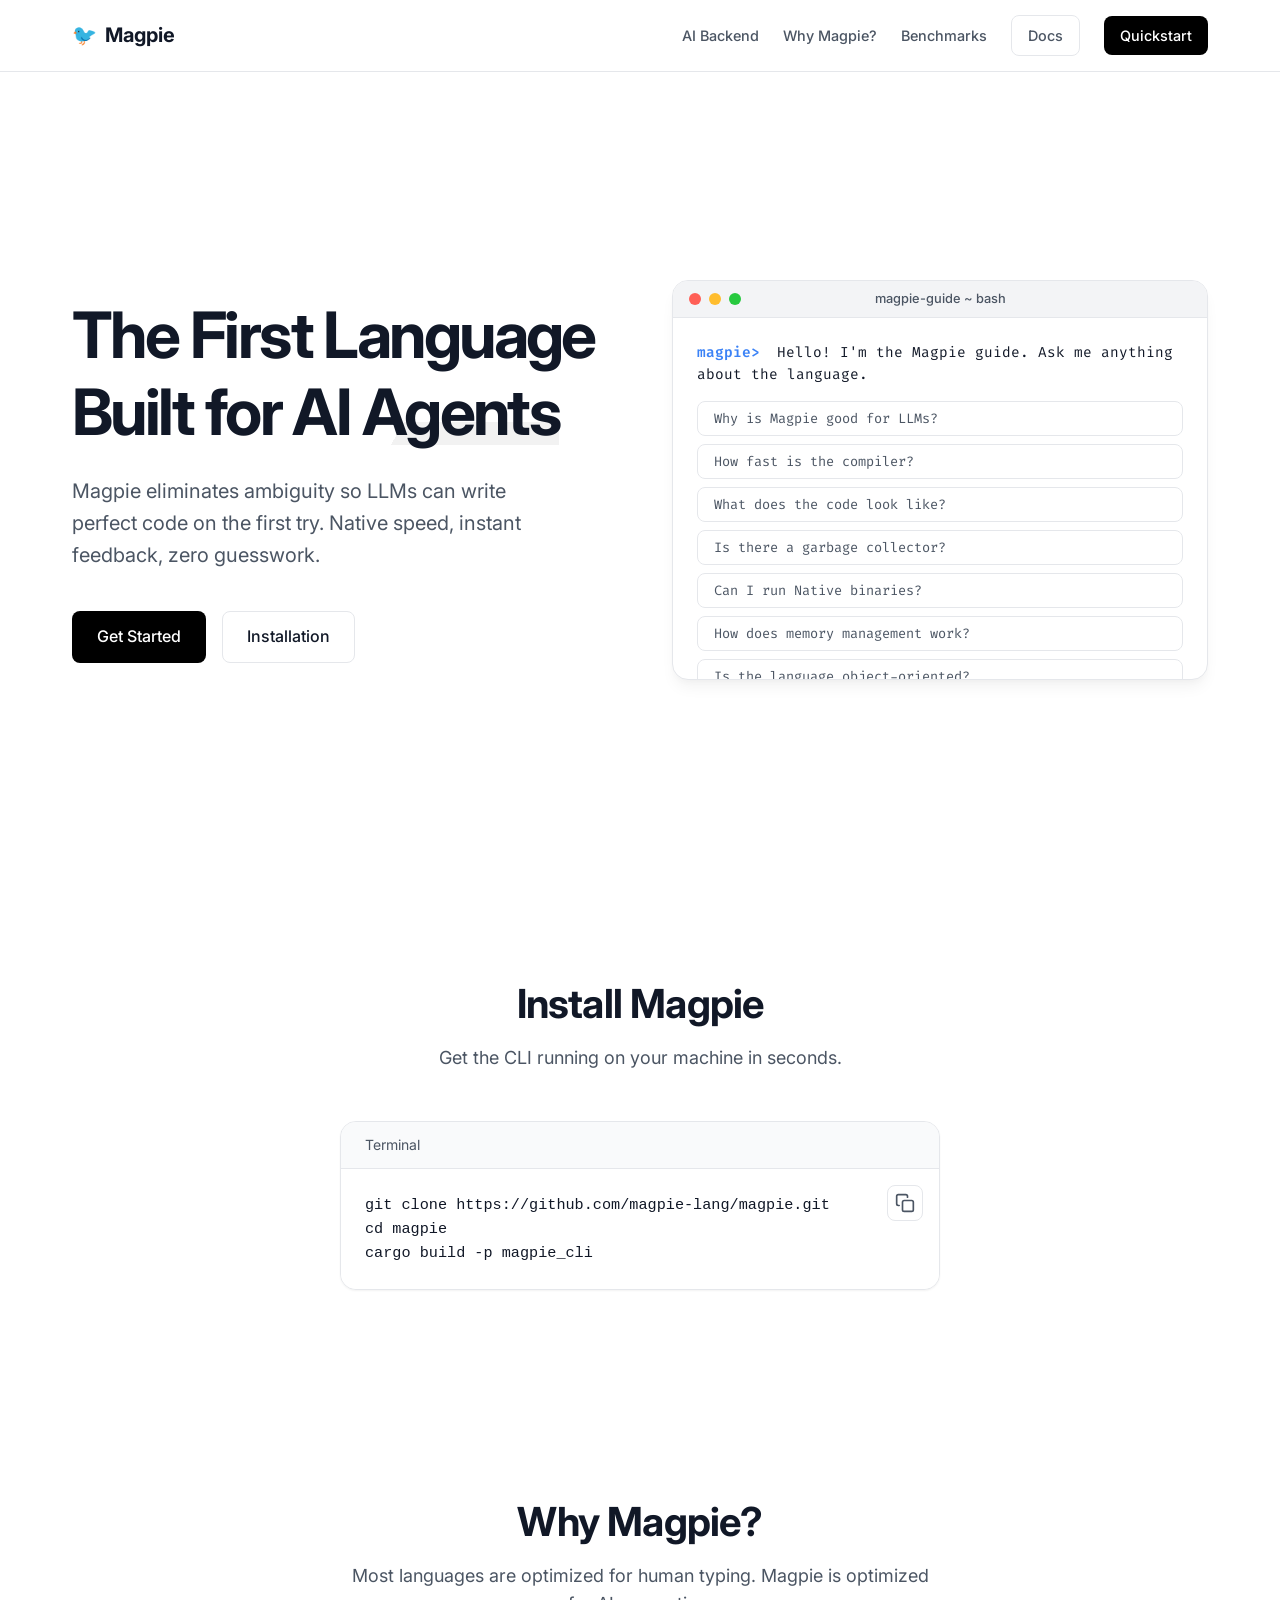
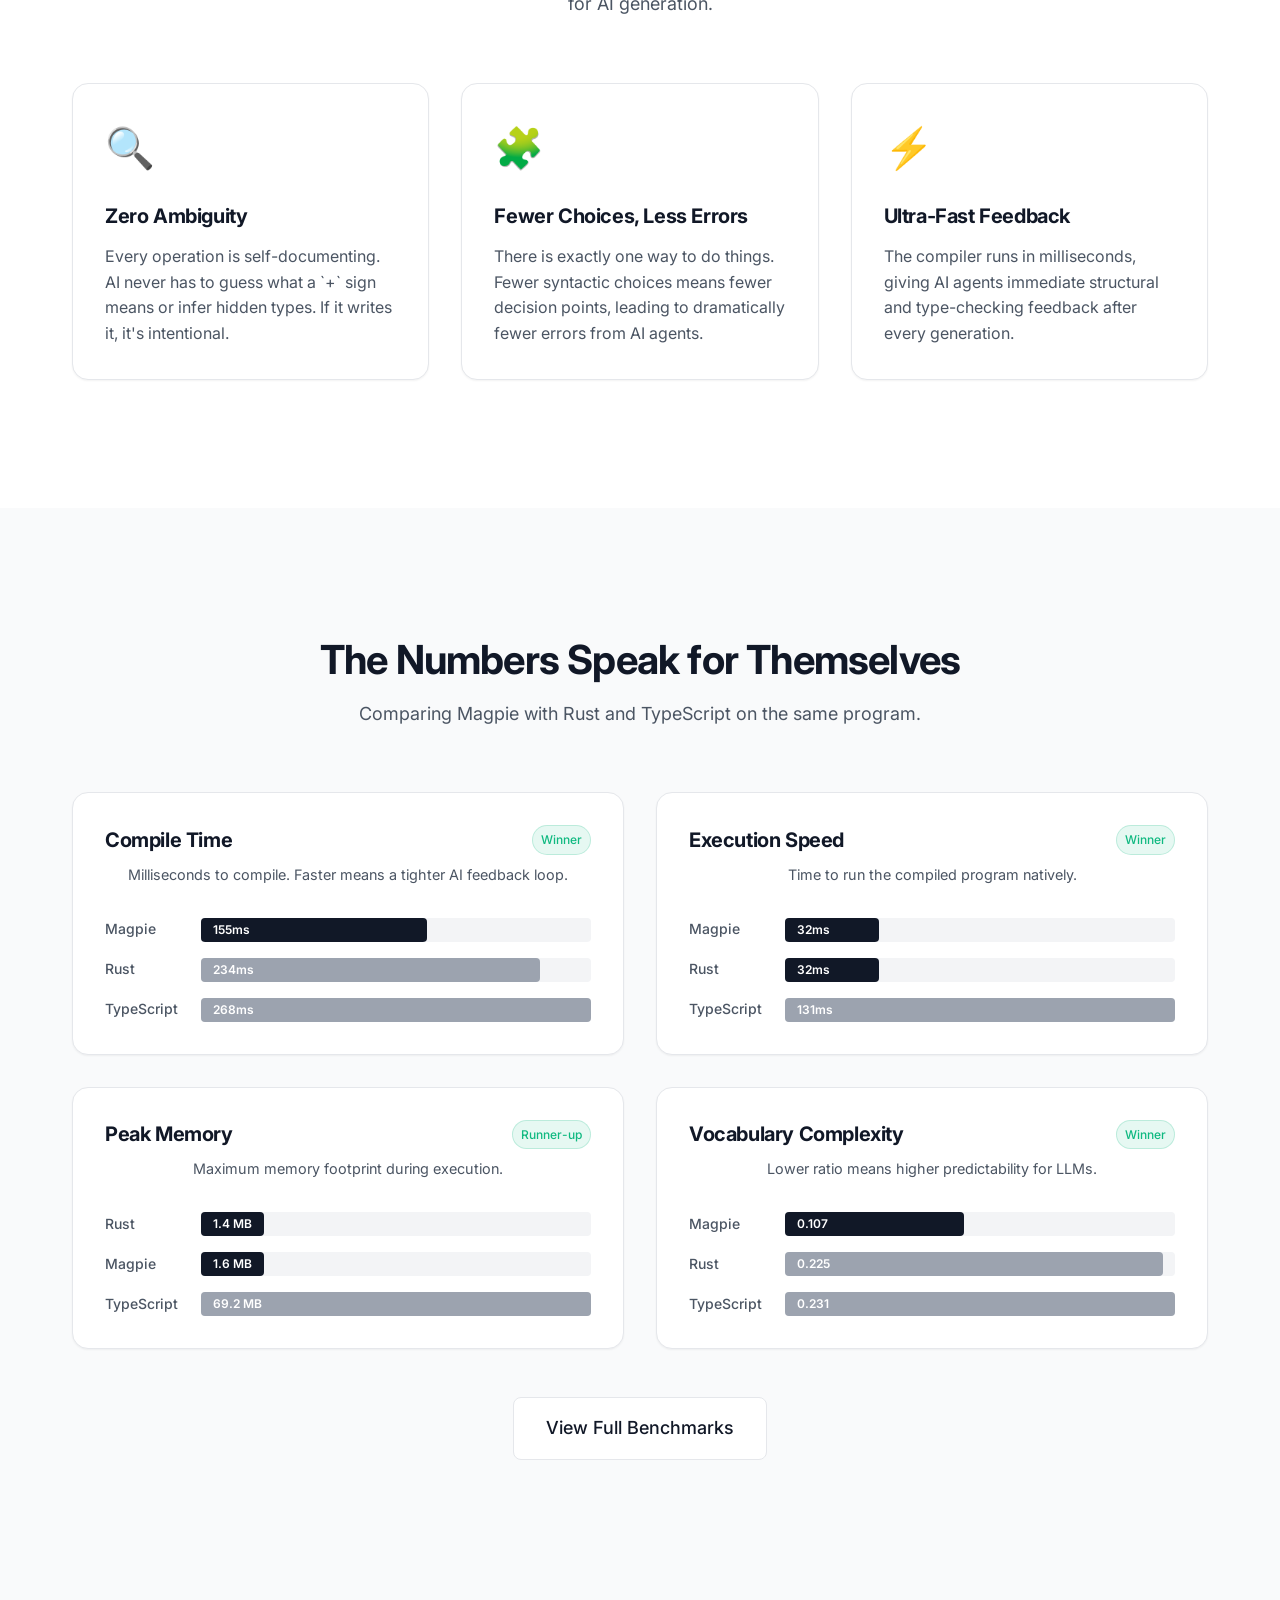
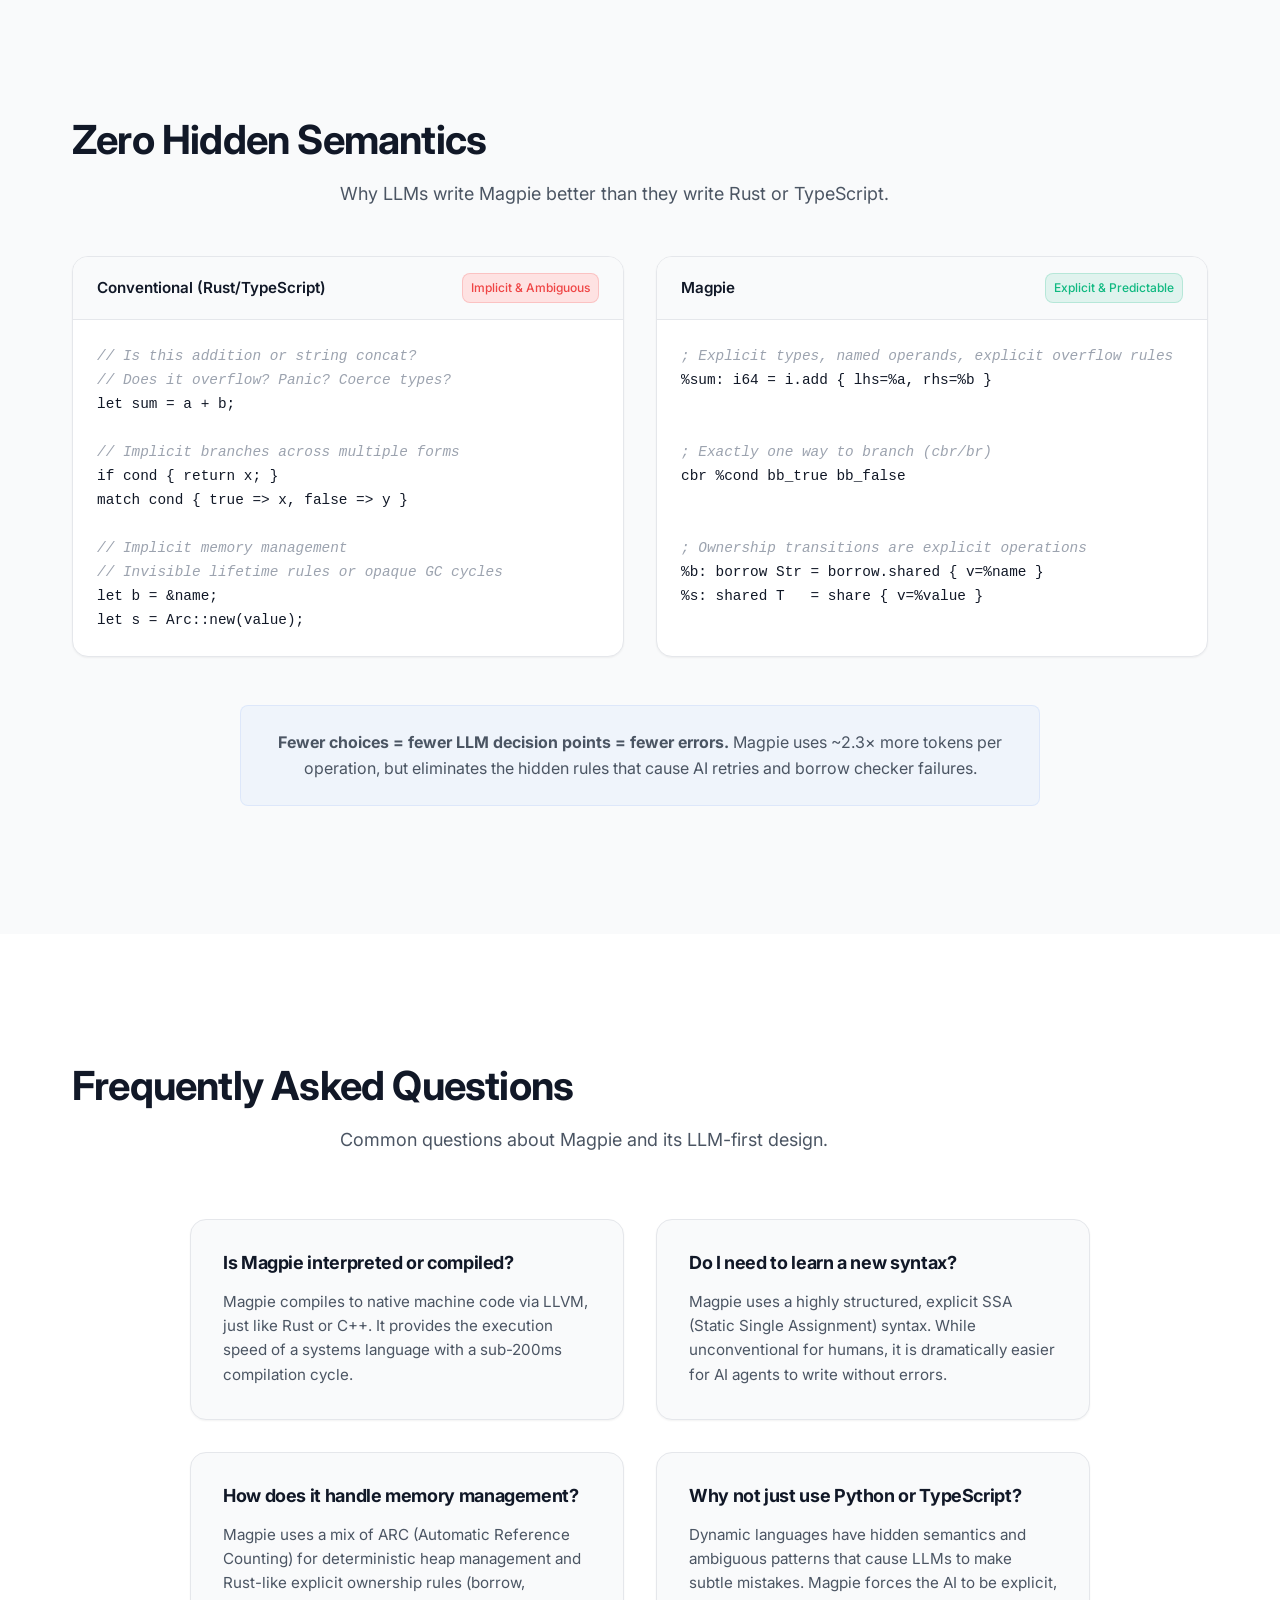
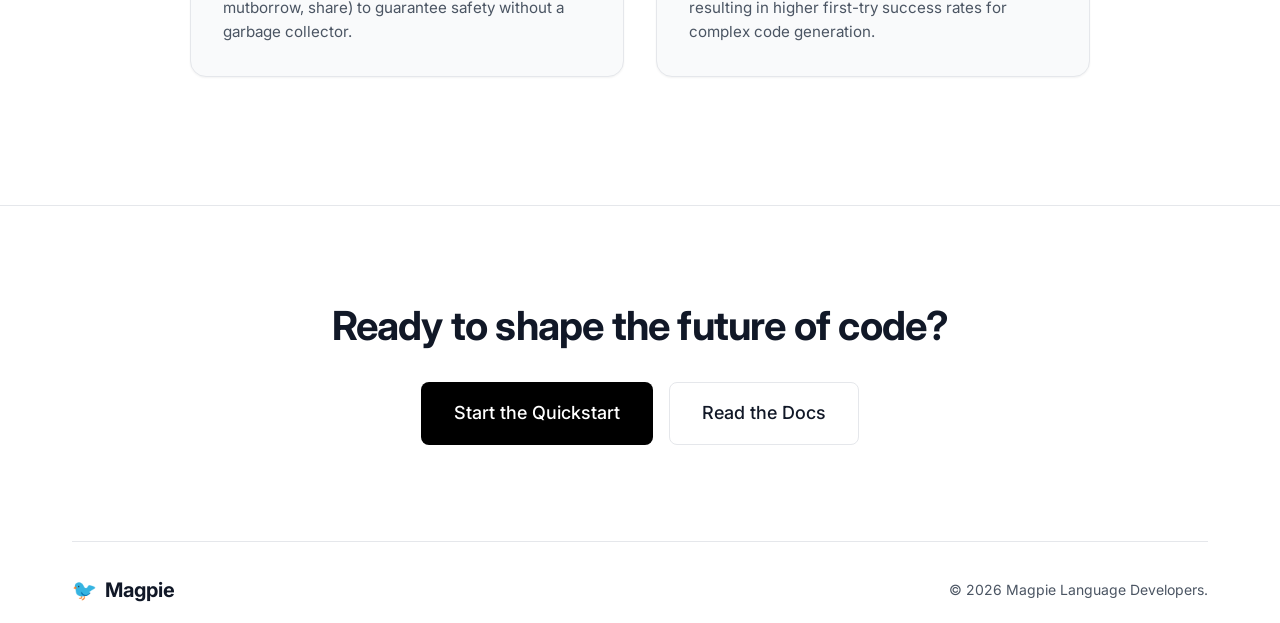
<file: index.html>
<!DOCTYPE html>
<html lang="en">

<head>
    <meta charset="UTF-8">
    <meta name="viewport" content="width=device-width, initial-scale=1.0">
    <title>Magpie - The LLM-Native Programming Language</title>
    <meta name="description"
        content="Magpie is a programming language built specifically for AI agents, featuring explicit semantics and ultra-fast compilation.">

    <!-- Google Fonts -->
    <link rel="preconnect" href="https://fonts.googleapis.com">
    <link rel="preconnect" href="https://fonts.gstatic.com" crossorigin>
    <link
        href="https://fonts.googleapis.com/css2?family=Inter:wght@400;500;600;700;800&family=Fira+Code:wght@400;500&display=swap"
        rel="stylesheet">

    <!-- CSS -->
    <link rel="stylesheet" href="style.css">

    <!-- Favicon (using bird emoji) -->
    <link rel="icon"
        href="data:image/svg+xml,<svg xmlns=%22http://www.w3.org/2000/svg%22 viewBox=%220 0 100 100%22><text y=%22.9em%22 font-size=%2290%22>🐦</text></svg>">
</head>

<body>
    <!-- Navbar -->
    <nav class="navbar">
        <div class="container nav-container">
            <div class="logo">
                <span class="logo-emoji">🐦</span>
                <span class="logo-text">Magpie</span>
            </div>
            <div class="nav-links">
                <a href="/ai/">AI Backend</a>
                <a href="#why-magpie">Why Magpie?</a>
                <a href="#benchmarks">Benchmarks</a>
                <a href="https://github.com/magpie-lang/magpie/blob/main/DOCUMENTATION.md" target="_blank"
                    class="nav-btn-secondary">Docs</a>
                <a href="https://github.com/magpie-lang/magpie/blob/main/DOCUMENTATION_QUICKSTART.md" target="_blank"
                    class="nav-btn-primary">Quickstart</a>
            </div>
        </div>
    </nav>

    <!-- Hero Section -->
    <section class="hero">
        <div class="container hero-container">
            <div class="hero-content">
                <h1 class="hero-title">The First Language Built for <span class="highlight">AI Agents</span></h1>
                <p class="hero-subtitle">Magpie eliminates ambiguity so LLMs can write perfect code on the first try.
                    Native speed, instant feedback, zero guesswork.</p>
                <div class="hero-cta">
                    <a href="https://github.com/magpie-lang/magpie/blob/main/DOCUMENTATION_QUICKSTART.md"
                        target="_blank" class="btn btn-primary">Get Started</a>
                    <a href="#install" class="btn btn-secondary">Installation</a>
                </div>
            </div>

            <!-- Terminal Chatbot -->
            <div class="terminal-wrapper">
                <div class="terminal-header">
                    <div class="terminal-dots">
                        <span class="dot red"></span>
                        <span class="dot yellow"></span>
                        <span class="dot green"></span>
                    </div>
                    <div class="terminal-title">magpie-guide ~ bash</div>
                </div>
                <div class="terminal-body" id="chatWindow">
                    <div class="chat-message bot-message">
                        <span class="prompt">magpie></span> Hello! I'm the Magpie guide. Ask me anything about the
                        language.
                    </div>
                    <div class="chat-suggestions" id="chatSuggestions">
                        <button class="suggestion-btn" data-query="Why is Magpie good for LLMs?">Why is Magpie good for
                            LLMs?</button>
                        <button class="suggestion-btn" data-query="How fast is the compiler?">How fast is the
                            compiler?</button>
                        <button class="suggestion-btn" data-query="What does the code look like?">What does the code
                            look like?</button>
                        <button class="suggestion-btn" data-query="Is there a garbage collector?">Is there a garbage
                            collector?</button>
                        <button class="suggestion-btn" data-query="Can I run Native binaries?">Can I run Native
                            binaries?</button>
                        <button class="suggestion-btn" data-query="How does memory management work?">How does memory
                            management work?</button>
                        <button class="suggestion-btn" data-query="Is the language object-oriented?">Is the language
                            object-oriented?</button>
                        <button class="suggestion-btn" data-query="How does error handling work?">How does error
                            handling work?</button>
                        <button class="suggestion-btn" data-query="Are there closures or lambdas?">Are there closures or
                            lambdas?</button>
                        <button class="suggestion-btn" data-query="Why the % and @ symbols?">Why the % and @
                            symbols?</button>
                        <button class="suggestion-btn" data-query="Is Magpie statically typed?">Is Magpie statically
                            typed?</button>
                    </div>
                </div>
            </div>
        </div>
    </section>

    <!-- Install Section -->
    <section id="install" class="install-section">
        <div class="container">
            <h2 class="section-title">Install Magpie</h2>
            <p class="section-subtitle">Get the CLI running on your machine in seconds.</p>

            <div class="install-card">
                <div class="install-header">Terminal</div>
                <div class="install-code">
                    <pre><code id="installCommand">git clone https://github.com/magpie-lang/magpie.git
cd magpie
cargo build -p magpie_cli</code></pre>
                    <button id="copyBtn" class="copy-btn" aria-label="Copy code">
                        <svg xmlns="http://www.w3.org/2000/svg" width="20" height="20" viewBox="0 0 24 24" fill="none"
                            stroke="currentColor" stroke-width="2" stroke-linecap="round" stroke-linejoin="round">
                            <rect x="9" y="9" width="13" height="13" rx="2" ry="2"></rect>
                            <path d="M5 15H4a2 2 0 0 1-2-2V4a2 2 0 0 1 2-2h9a2 2 0 0 1 2 2v1"></path>
                        </svg>
                    </button>
                </div>
                <div id="copyToast" class="copy-toast">Copied to clipboard!</div>
            </div>
        </div>
    </section>

    <!-- Why Section -->
    <section id="why-magpie" class="why-section">
        <div class="container">
            <div class="why-header">
                <h2>Why Magpie?</h2>
                <p>Most languages are optimized for human typing. Magpie is optimized for AI generation.</p>
            </div>

            <div class="features-grid">
                <div class="feature-card">
                    <div class="feature-icon">🔍</div>
                    <h3>Zero Ambiguity</h3>
                    <p>Every operation is self-documenting. AI never has to guess what a `+` sign means or infer hidden
                        types. If it writes it, it's intentional.</p>
                </div>
                <div class="feature-card">
                    <div class="feature-icon">🧩</div>
                    <h3>Fewer Choices, Less Errors</h3>
                    <p>There is exactly one way to do things. Fewer syntactic choices means fewer decision points,
                        leading to dramatically fewer errors from AI agents.</p>
                </div>
                <div class="feature-card">
                    <div class="feature-icon">⚡️</div>
                    <h3>Ultra-Fast Feedback</h3>
                    <p>The compiler runs in milliseconds, giving AI agents immediate structural and type-checking
                        feedback after every generation.</p>
                </div>
            </div>
        </div>
    </section>

    <!-- Benchmarks Section -->
    <section id="benchmarks" class="benchmark-section bg-light">
        <div class="container">
            <h2 class="section-title">The Numbers Speak for Themselves</h2>
            <p class="section-subtitle">Comparing Magpie with Rust and TypeScript on the same program.</p>

            <div class="benchmark-grid">
                <!-- Compile Time -->
                <div class="benchmark-card fade-up">
                    <div class="card-header">
                        <h3>Compile Time</h3>
                        <span class="badge green">Winner</span>
                    </div>
                    <p class="card-desc">Milliseconds to compile. Faster means a tighter AI feedback loop.</p>
                    <div class="bar-chart">
                        <div class="bar-row">
                            <div class="bar-label">Magpie</div>
                            <div class="bar-track">
                                <div class="bar-fill primary" style="width: 58%;">155ms</div>
                            </div>
                        </div>
                        <div class="bar-row">
                            <div class="bar-label">Rust</div>
                            <div class="bar-track">
                                <div class="bar-fill secondary" style="width: 87%;">234ms</div>
                            </div>
                        </div>
                        <div class="bar-row">
                            <div class="bar-label">TypeScript</div>
                            <div class="bar-track">
                                <div class="bar-fill secondary" style="width: 100%;">268ms</div>
                            </div>
                        </div>
                    </div>
                </div>

                <!-- Execution Speed -->
                <div class="benchmark-card fade-up delay-1">
                    <div class="card-header">
                        <h3>Execution Speed</h3>
                        <span class="badge green">Winner</span>
                    </div>
                    <p class="card-desc">Time to run the compiled program natively.</p>
                    <div class="bar-chart">
                        <div class="bar-row">
                            <div class="bar-label">Magpie</div>
                            <div class="bar-track">
                                <div class="bar-fill primary" style="width: 24%;">32ms</div>
                            </div>
                        </div>
                        <div class="bar-row">
                            <div class="bar-label">Rust</div>
                            <div class="bar-track">
                                <div class="bar-fill primary" style="width: 24%;">32ms</div>
                            </div>
                        </div>
                        <div class="bar-row">
                            <div class="bar-label">TypeScript</div>
                            <div class="bar-track">
                                <div class="bar-fill secondary" style="width: 100%;">131ms</div>
                            </div>
                        </div>
                    </div>
                </div>

                <!-- Memory Usage -->
                <div class="benchmark-card fade-up delay-2">
                    <div class="card-header">
                        <h3>Peak Memory</h3>
                        <span class="badge green">Runner-up</span>
                    </div>
                    <p class="card-desc">Maximum memory footprint during execution.</p>
                    <div class="bar-chart">
                        <div class="bar-row">
                            <div class="bar-label">Rust</div>
                            <div class="bar-track">
                                <div class="bar-fill primary" style="width: 2%;">1.4 MB</div>
                            </div>
                        </div>
                        <div class="bar-row">
                            <div class="bar-label">Magpie</div>
                            <div class="bar-track">
                                <div class="bar-fill primary" style="width: 3%;">1.6 MB</div>
                            </div>
                        </div>
                        <div class="bar-row">
                            <div class="bar-label">TypeScript</div>
                            <div class="bar-track">
                                <div class="bar-fill secondary" style="width: 100%;">69.2 MB</div>
                            </div>
                        </div>
                    </div>
                </div>

                <!-- Vocabulary Ratio -->
                <div class="benchmark-card fade-up delay-3">
                    <div class="card-header">
                        <h3>Vocabulary Complexity</h3>
                        <span class="badge green">Winner</span>
                    </div>
                    <p class="card-desc">Lower ratio means higher predictability for LLMs.</p>
                    <div class="bar-chart">
                        <div class="bar-row">
                            <div class="bar-label">Magpie</div>
                            <div class="bar-track">
                                <div class="bar-fill primary" style="width: 46%;">0.107</div>
                            </div>
                        </div>
                        <div class="bar-row">
                            <div class="bar-label">Rust</div>
                            <div class="bar-track">
                                <div class="bar-fill secondary" style="width: 97%;">0.225</div>
                            </div>
                        </div>
                        <div class="bar-row">
                            <div class="bar-label">TypeScript</div>
                            <div class="bar-track">
                                <div class="bar-fill secondary" style="width: 100%;">0.231</div>
                            </div>
                        </div>
                    </div>
                </div>

            </div>

            <div style="text-align: center; margin-top: 3rem;">
                <a href="https://github.com/magpie-lang/magpie/blob/main/BENCHMARK.md" target="_blank"
                    class="btn btn-secondary btn-large">View Full Benchmarks</a>
            </div>
        </div>
    </section>

    <!-- Examples Section -->
    <section id="examples" class="examples-section bg-light">
        <div class="container">
            <h2 class="section-title">Zero Hidden Semantics</h2>
            <p class="section-subtitle">Why LLMs write Magpie better than they write Rust or TypeScript.</p>

            <div class="code-comparison">
                <div class="code-column">
                    <div class="code-header">
                        <span class="code-title">Conventional (Rust/TypeScript)</span>
                        <span class="code-tag">Implicit & Ambiguous</span>
                    </div>
                    <div class="code-block">
                        <pre><code><span class="comment">// Is this addition or string concat?
// Does it overflow? Panic? Coerce types?</span>
let sum = a + b;

<span class="comment">// Implicit branches across multiple forms</span>
if cond { return x; }
match cond { true => x, false => y }

<span class="comment">// Implicit memory management
// Invisible lifetime rules or opaque GC cycles</span>
let b = &amp;name;
let s = Arc::new(value);</code></pre>
                    </div>
                </div>

                <div class="code-column">
                    <div class="code-header">
                        <span class="code-title">Magpie</span>
                        <span class="code-tag success">Explicit & Predictable</span>
                    </div>
                    <div class="code-block magpie-code">
                        <pre><code><span class="comment">; Explicit types, named operands, explicit overflow rules</span>
%sum: i64 = i.add { lhs=%a, rhs=%b }


<span class="comment">; Exactly one way to branch (cbr/br)</span>
cbr %cond bb_true bb_false


<span class="comment">; Ownership transitions are explicit operations</span>
%b: borrow Str = borrow.shared { v=%name }
%s: shared T   = share { v=%value }</code></pre>
                    </div>
                </div>
            </div>

            <div class="example-explanation">
                <p><strong>Fewer choices = fewer LLM decision points = fewer errors.</strong> Magpie uses ~2.3× more
                    tokens per operation, but eliminates the hidden rules that cause AI retries and borrow checker
                    failures.</p>
            </div>
        </div>
    </section>

    <!-- FAQ Section -->
    <section id="faq" class="faq-section">
        <div class="container">
            <h2 class="section-title">Frequently Asked Questions</h2>
            <p class="section-subtitle">Common questions about Magpie and its LLM-first design.</p>

            <div class="faq-grid">
                <div class="faq-card">
                    <h3>Is Magpie interpreted or compiled?</h3>
                    <p>Magpie compiles to native machine code via LLVM, just like Rust or C++. It provides the execution
                        speed of a systems language with a sub-200ms compilation cycle.</p>
                </div>
                <div class="faq-card">
                    <h3>Do I need to learn a new syntax?</h3>
                    <p>Magpie uses a highly structured, explicit SSA (Static Single Assignment) syntax. While
                        unconventional for humans, it is dramatically easier for AI agents to write without errors.</p>
                </div>
                <div class="faq-card">
                    <h3>How does it handle memory management?</h3>
                    <p>Magpie uses a mix of ARC (Automatic Reference Counting) for deterministic heap management and
                        Rust-like explicit ownership rules (borrow, mutborrow, share) to guarantee safety without a
                        garbage collector.</p>
                </div>
                <div class="faq-card">
                    <h3>Why not just use Python or TypeScript?</h3>
                    <p>Dynamic languages have hidden semantics and ambiguous patterns that cause LLMs to make subtle
                        mistakes. Magpie forces the AI to be explicit, resulting in higher first-try success rates for
                        complex code generation.</p>
                </div>
            </div>
        </div>
    </section>

    <!-- Footer -->
    <footer>
        <div class="container footer-container">
            <div class="footer-cta">
                <h2>Ready to shape the future of code?</h2>
                <div class="footer-buttons">
                    <a href="https://github.com/magpie-lang/magpie/blob/main/DOCUMENTATION_QUICKSTART.md"
                        target="_blank" class="btn btn-primary btn-large">Start the Quickstart</a>
                    <a href="https://github.com/magpie-lang/magpie/blob/main/DOCUMENTATION.md" target="_blank"
                        class="btn btn-secondary btn-large">Read the Docs</a>
                </div>
            </div>
            <div class="footer-bottom">
                <div class="logo">
                    <span class="logo-emoji">🐦</span>
                    <span class="logo-text">Magpie</span>
                </div>
                <p>&copy; 2026 Magpie Language Developers.</p>
            </div>
        </div>
    </footer>

    <!-- JS -->
    <script src="script.js"></script>
</body>

</html>
</file>
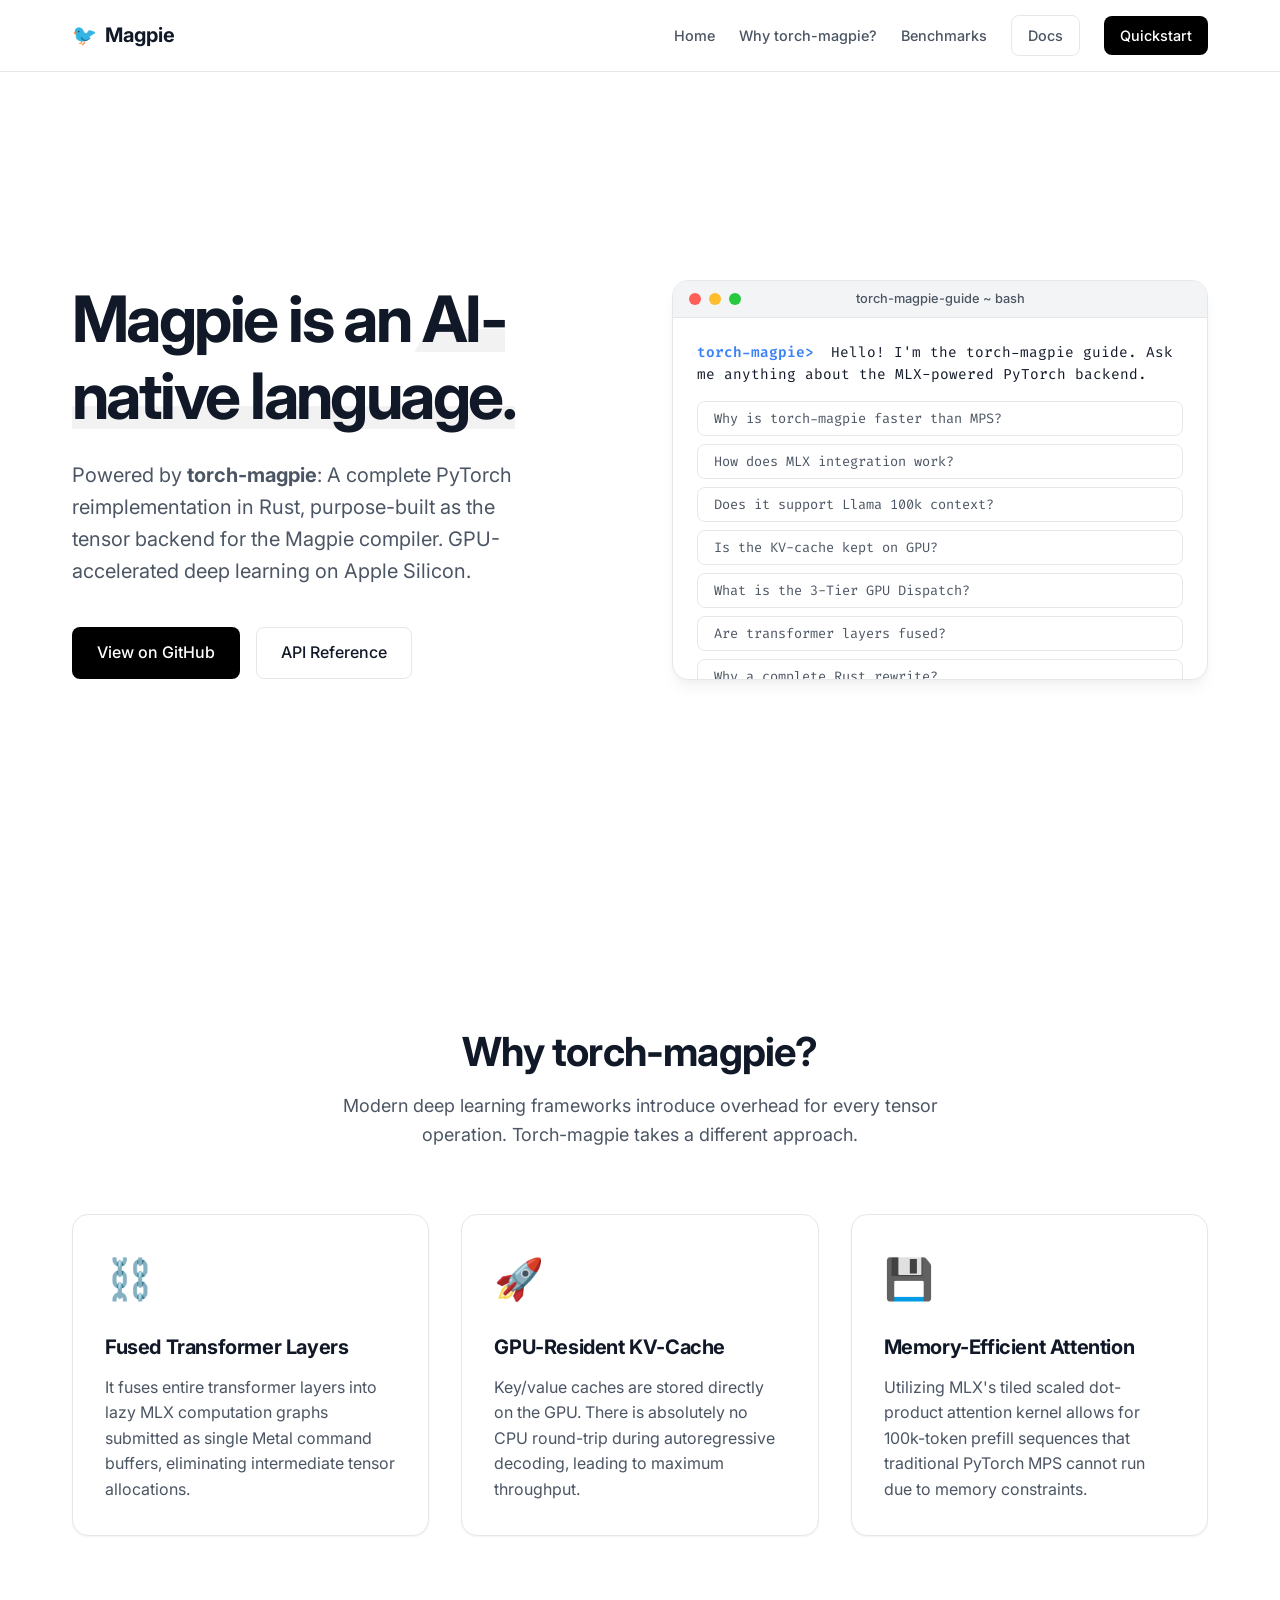
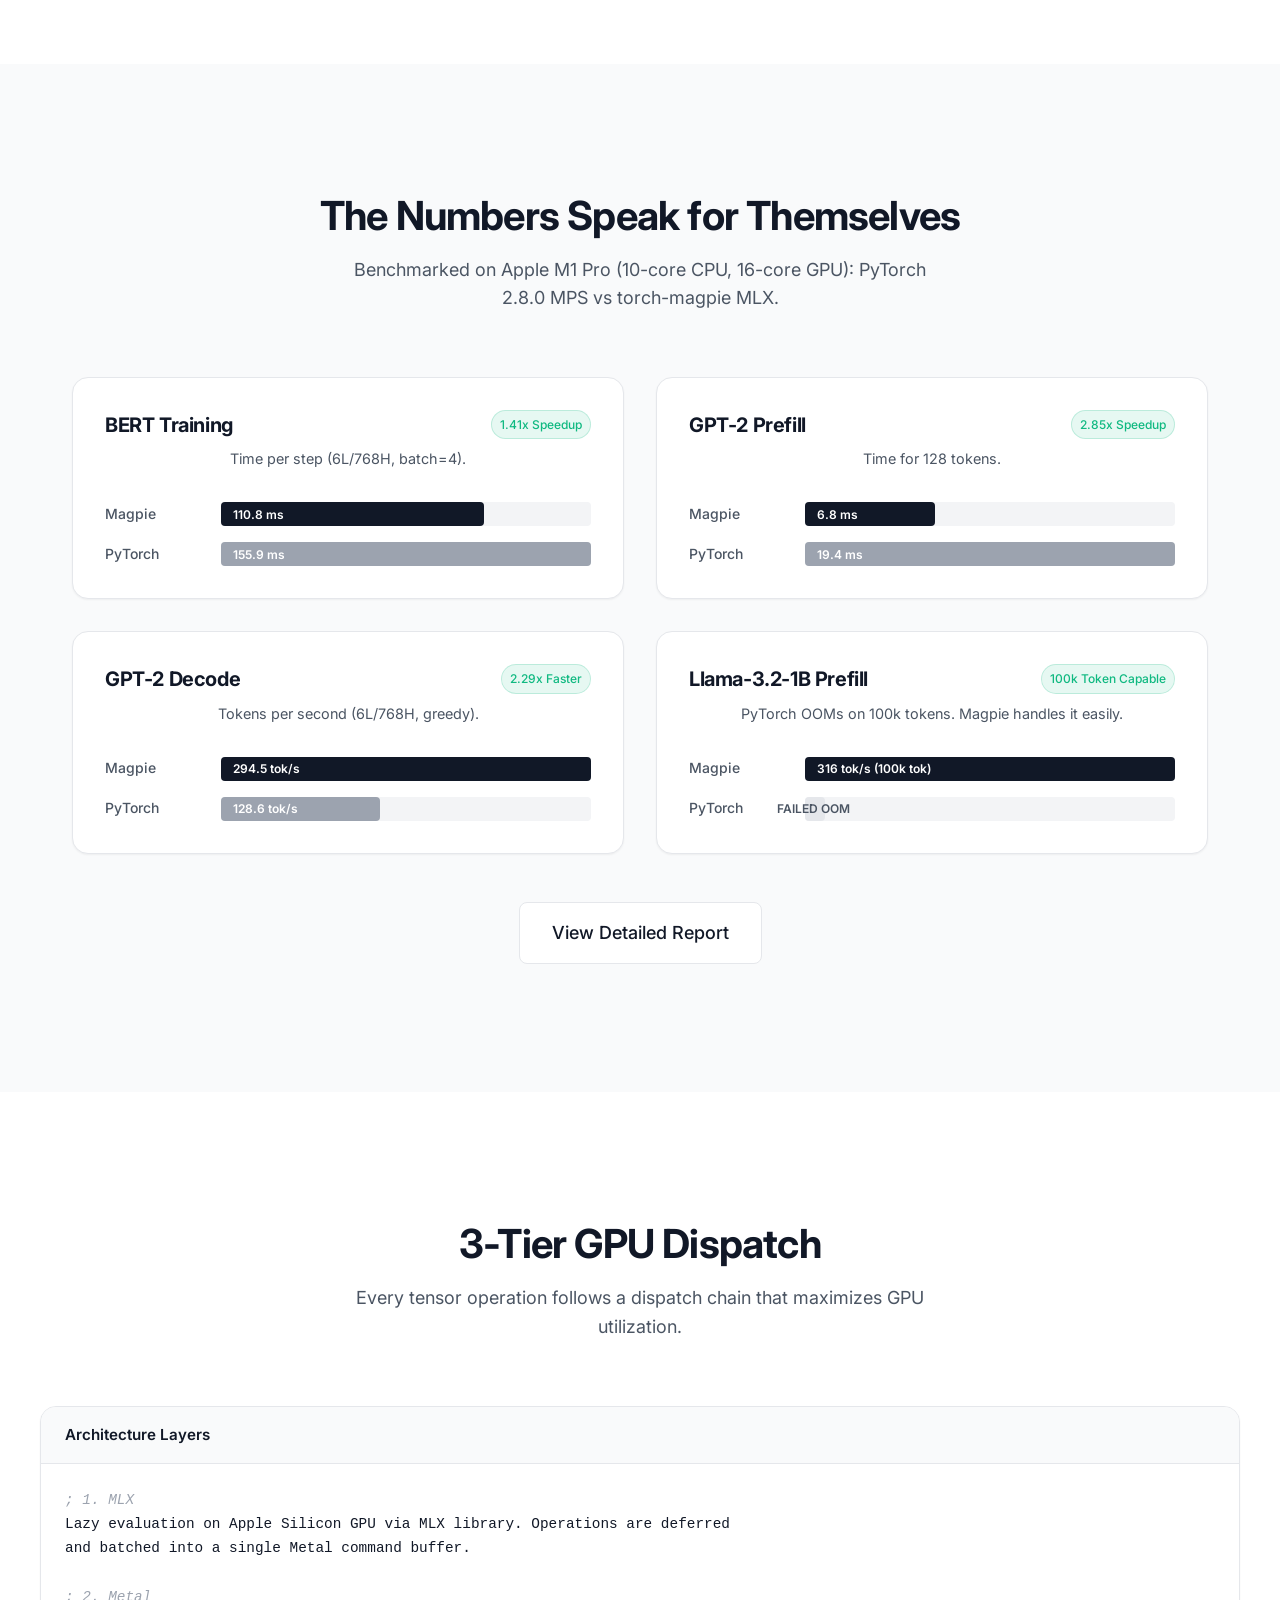
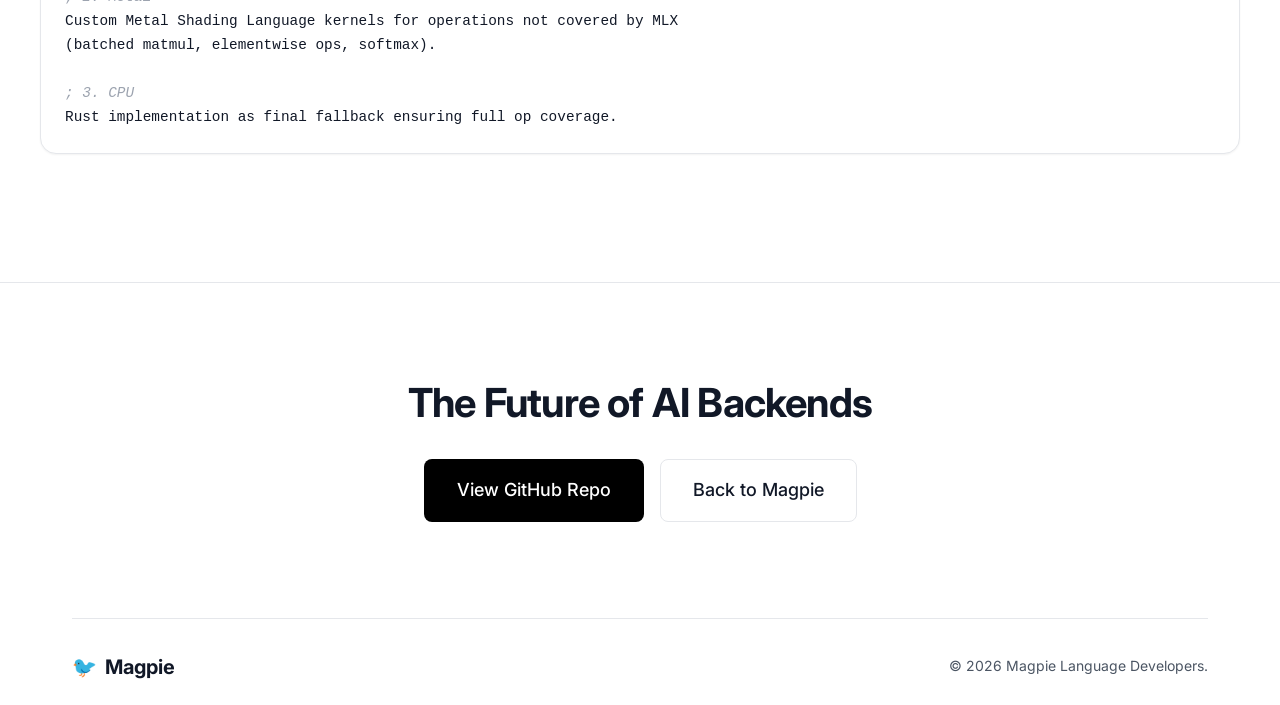
<file: ai/index.html>
<!DOCTYPE html>
<html lang="en">

<head>
    <meta charset="UTF-8">
    <meta name="viewport" content="width=device-width, initial-scale=1.0">
    <title>AI Backend - Magpie Language</title>
    <meta name="description"
        content="torch-magpie: A PyTorch reimplementation in Rust serving as the AI backend for Magpie.">

    <!-- Google Fonts -->
    <link rel="preconnect" href="https://fonts.googleapis.com">
    <link rel="preconnect" href="https://fonts.gstatic.com" crossorigin>
    <link
        href="https://fonts.googleapis.com/css2?family=Inter:wght@400;500;600;700;800&family=Fira+Code:wght@400;500&display=swap"
        rel="stylesheet">

    <!-- CSS (linking to parent directory) -->
    <link rel="stylesheet" href="../style.css">

    <!-- Favicon -->
    <link rel="icon"
        href="data:image/svg+xml,<svg xmlns=%22http://www.w3.org/2000/svg%22 viewBox=%220 0 100 100%22><text y=%22.9em%22 font-size=%2290%22>🐦</text></svg>">
</head>

<body>
    <!-- Navbar -->
    <nav class="navbar">
        <div class="container nav-container">
            <div class="logo">
                <span class="logo-emoji">🐦</span>
                <span class="logo-text">Magpie</span>
            </div>
            <div class="nav-links">
                <a href="/">Home</a>
                <a href="#why-torch-magpie">Why torch-magpie?</a>
                <a href="#benchmarks">Benchmarks</a>
                <a href="https://github.com/magpie-lang/torch-magpie/blob/main/DOCUMENTATION.md" target="_blank"
                    class="nav-btn-secondary">Docs</a>
                <a href="https://github.com/magpie-lang/magpie/blob/main/DOCUMENTATION_QUICKSTART.md" target="_blank"
                    class="nav-btn-primary">Quickstart</a>
            </div>
        </div>
    </nav>

    <!-- Hero Section -->
    <section class="hero">
        <div class="container hero-container">
            <div class="hero-content">
                <h1 class="hero-title"><span class="highlight">Magpie is an AI-native language.</span></h1>
                <p class="hero-subtitle">Powered by <strong>torch-magpie</strong>: A complete PyTorch reimplementation
                    in Rust, purpose-built as the tensor backend for the Magpie compiler. GPU-accelerated deep learning
                    on Apple Silicon.</p>
                <div class="hero-cta">
                    <a href="https://github.com/magpie-lang/torch-magpie" target="_blank" class="btn btn-primary">View
                        on GitHub</a>
                    <a href="https://github.com/magpie-lang/torch-magpie/blob/main/DOCUMENTATION.md" target="_blank"
                        class="btn btn-secondary">API Reference</a>
                </div>
            </div>

            <!-- Terminal Chatbot -->
            <div class="terminal-wrapper">
                <div class="terminal-header">
                    <div class="terminal-dots">
                        <span class="dot red"></span>
                        <span class="dot yellow"></span>
                        <span class="dot green"></span>
                    </div>
                    <div class="terminal-title">torch-magpie-guide ~ bash</div>
                </div>
                <div class="terminal-body" id="chatWindow">
                    <div class="chat-message bot-message">
                        <span class="prompt">torch-magpie></span> Hello! I'm the torch-magpie guide. Ask me anything
                        about the MLX-powered PyTorch backend.
                    </div>
                    <div class="chat-suggestions" id="chatSuggestions">
                        <button class="suggestion-btn" data-query="Why is torch-magpie faster than MPS?">Why is
                            torch-magpie faster than MPS?</button>
                        <button class="suggestion-btn" data-query="How does MLX integration work?">How does MLX
                            integration work?</button>
                        <button class="suggestion-btn" data-query="Does it support Llama 100k context?">Does it support
                            Llama 100k context?</button>
                        <button class="suggestion-btn" data-query="Is the KV-cache kept on GPU?">Is the KV-cache kept on
                            GPU?</button>
                        <button class="suggestion-btn" data-query="What is the 3-Tier GPU Dispatch?">What is the 3-Tier
                            GPU Dispatch?</button>
                        <button class="suggestion-btn" data-query="Are transformer layers fused?">Are transformer layers
                            fused?</button>
                        <button class="suggestion-btn" data-query="Why a complete Rust rewrite?">Why a complete Rust
                            rewrite?</button>
                    </div>
                </div>
            </div>
        </div>
    </section>

    <!-- Why Section -->
    <section id="why-torch-magpie" class="why-section">
        <div class="container">
            <div class="why-header">
                <h2>Why torch-magpie?</h2>
                <p>Modern deep learning frameworks introduce overhead for every tensor operation. Torch-magpie takes a
                    different approach.</p>
            </div>

            <div class="features-grid">
                <div class="feature-card">
                    <div class="feature-icon">⛓️</div>
                    <h3>Fused Transformer Layers</h3>
                    <p>It fuses entire transformer layers into lazy MLX computation graphs submitted as single Metal
                        command buffers, eliminating intermediate tensor allocations.</p>
                </div>
                <div class="feature-card">
                    <div class="feature-icon">🚀</div>
                    <h3>GPU-Resident KV-Cache</h3>
                    <p>Key/value caches are stored directly on the GPU. There is absolutely no CPU round-trip during
                        autoregressive decoding, leading to maximum throughput.</p>
                </div>
                <div class="feature-card">
                    <div class="feature-icon">💾</div>
                    <h3>Memory-Efficient Attention</h3>
                    <p>Utilizing MLX's tiled scaled dot-product attention kernel allows for 100k-token prefill sequences
                        that traditional PyTorch MPS cannot run due to memory constraints.</p>
                </div>
            </div>
        </div>
    </section>

    <!-- Benchmarks Section -->
    <section id="benchmarks" class="benchmark-section bg-light">
        <div class="container">
            <h2 class="section-title">The Numbers Speak for Themselves</h2>
            <p class="section-subtitle">Benchmarked on Apple M1 Pro (10-core CPU, 16-core GPU): PyTorch 2.8.0 MPS vs
                torch-magpie MLX.</p>

            <div class="benchmark-grid">
                <!-- BERT Training -->
                <div class="benchmark-card fade-up">
                    <div class="card-header">
                        <h3>BERT Training</h3>
                        <span class="badge green">1.41x Speedup</span>
                    </div>
                    <p class="card-desc">Time per step (6L/768H, batch=4).</p>
                    <div class="bar-chart">
                        <div class="bar-row">
                            <div class="bar-label" style="width: 100px;">Magpie</div>
                            <div class="bar-track">
                                <div class="bar-fill primary" style="width: 71%;">110.8 ms</div>
                            </div>
                        </div>
                        <div class="bar-row">
                            <div class="bar-label" style="width: 100px;">PyTorch</div>
                            <div class="bar-track">
                                <div class="bar-fill secondary" style="width: 100%;">155.9 ms</div>
                            </div>
                        </div>
                    </div>
                </div>

                <!-- GPT-2 Prefill -->
                <div class="benchmark-card fade-up delay-1">
                    <div class="card-header">
                        <h3>GPT-2 Prefill</h3>
                        <span class="badge green">2.85x Speedup</span>
                    </div>
                    <p class="card-desc">Time for 128 tokens.</p>
                    <div class="bar-chart">
                        <div class="bar-row">
                            <div class="bar-label" style="width: 100px;">Magpie</div>
                            <div class="bar-track">
                                <div class="bar-fill primary" style="width: 35%;">6.8 ms</div>
                            </div>
                        </div>
                        <div class="bar-row">
                            <div class="bar-label" style="width: 100px;">PyTorch</div>
                            <div class="bar-track">
                                <div class="bar-fill secondary" style="width: 100%;">19.4 ms</div>
                            </div>
                        </div>
                    </div>
                </div>

                <!-- GPT-2 Decode -->
                <div class="benchmark-card fade-up delay-2">
                    <div class="card-header">
                        <h3>GPT-2 Decode</h3>
                        <span class="badge green">2.29x Faster</span>
                    </div>
                    <p class="card-desc">Tokens per second (6L/768H, greedy).</p>
                    <div class="bar-chart">
                        <div class="bar-row">
                            <div class="bar-label" style="width: 100px;">Magpie</div>
                            <div class="bar-track">
                                <div class="bar-fill primary" style="width: 100%;">294.5 tok/s</div>
                            </div>
                        </div>
                        <div class="bar-row">
                            <div class="bar-label" style="width: 100px;">PyTorch</div>
                            <div class="bar-track">
                                <div class="bar-fill secondary" style="width: 43%;">128.6 tok/s</div>
                            </div>
                        </div>
                    </div>
                </div>

                <!-- Llama Prefill -->
                <div class="benchmark-card fade-up delay-3">
                    <div class="card-header">
                        <h3>Llama-3.2-1B Prefill</h3>
                        <span class="badge green">100k Token Capable</span>
                    </div>
                    <p class="card-desc">PyTorch OOMs on 100k tokens. Magpie handles it easily.</p>
                    <div class="bar-chart">
                        <div class="bar-row">
                            <div class="bar-label" style="width: 100px;">Magpie</div>
                            <div class="bar-track">
                                <div class="bar-fill primary" style="width: 100%;">316 tok/s (100k tok)</div>
                            </div>
                        </div>
                        <div class="bar-row">
                            <div class="bar-label" style="width: 100px;">PyTorch</div>
                            <div class="bar-track">
                                <div class="bar-fill secondary"
                                    style="width: 5%; overflow: visible; color: var(--text-muted); background-color: var(--border-color); padding-left: 0.5rem;">
                                    <span style="position: absolute; left: 120px;">FAILED OOM</span>
                                </div>
                            </div>
                        </div>
                    </div>
                </div>

            </div>
            <div style="text-align: center; margin-top: 3rem;">
                <a href="https://github.com/magpie-lang/torch-magpie/blob/main/benchmark/report/BENCHMARK_REPORT.md"
                    target="_blank" class="btn btn-secondary btn-large">View Detailed Report</a>
            </div>
        </div>
    </section>

    <!-- Architecture Section -->
    <section id="architecture" class="features-section">
        <div class="container" style="padding: 8rem 0;">
            <div class="why-header">
                <h2>3-Tier GPU Dispatch</h2>
                <p>Every tensor operation follows a dispatch chain that maximizes GPU utilization.</p>
            </div>
            <div class="code-comparison" style="margin-top: 2rem;">
                <div class="code-column" style="grid-column: 1 / -1;">
                    <div class="code-header">
                        <span class="code-title">Architecture Layers</span>
                    </div>
                    <div class="code-block magpie-code">
                        <pre><code><span class="comment">; 1. MLX</span>
Lazy evaluation on Apple Silicon GPU via MLX library. Operations are deferred 
and batched into a single Metal command buffer.

<span class="comment">; 2. Metal</span>
Custom Metal Shading Language kernels for operations not covered by MLX 
(batched matmul, elementwise ops, softmax).

<span class="comment">; 3. CPU</span>
Rust implementation as final fallback ensuring full op coverage.</code></pre>
                    </div>
                </div>
            </div>
        </div>
    </section>

    <!-- Footer -->
    <footer>
        <div class="container footer-container">
            <div class="footer-cta">
                <h2>The Future of AI Backends</h2>
                <div class="footer-buttons">
                    <a href="https://github.com/magpie-lang/torch-magpie" target="_blank"
                        class="btn btn-primary btn-large">View GitHub Repo</a>
                    <a href="/" class="btn btn-secondary btn-large">Back to Magpie</a>
                </div>
            </div>
            <div class="footer-bottom">
                <div class="logo">
                    <span class="logo-emoji">🐦</span>
                    <span class="logo-text">Magpie</span>
                </div>
                <p>&copy; 2026 Magpie Language Developers.</p>
            </div>
        </div>
    </footer>

    <!-- JS -->
    <script src="../script.js"></script>
</body>

</html>
</file>
<file: style.css>
/* Reset & Base Variables */
:root {
    /* Basic White Theme Palette */
    --bg-main: #ffffff;
    --bg-secondary: #f9fafb;
    /* subtle gray for sections */
    --bg-tertiary: #f3f4f6;

    --text-main: #111827;
    /* very dark gray, almost black */
    --text-muted: #4b5563;
    /* medium gray */
    --text-light: #9ca3af;

    --accent-primary: #000000;
    /* pure black for highest contrast */
    --accent-primary-hover: #374151;

    --accent-secondary: #e5e7eb;
    /* Borders and subtle backgrounds */
    --accent-secondary-hover: #d1d5db;

    --border-color: #e5e7eb;
    --border-color-focus: #9ca3af;

    --success: #10b981;
    --error: #ef4444;
    --terminal-bg: #ffffff;
    --terminal-header: #f3f4f6;
    --terminal-border: #e5e7eb;

    --shadow-sm: 0 1px 2px 0 rgba(0, 0, 0, 0.05);
    --shadow-md: 0 4px 6px -1px rgba(0, 0, 0, 0.05), 0 2px 4px -1px rgba(0, 0, 0, 0.03);
    --shadow-lg: 0 10px 15px -3px rgba(0, 0, 0, 0.05), 0 4px 6px -2px rgba(0, 0, 0, 0.025);
    --shadow-hover: 0 20px 25px -5px rgba(0, 0, 0, 0.05), 0 10px 10px -5px rgba(0, 0, 0, 0.02);

    --radius-md: 0.5rem;
    --radius-lg: 1rem;
    --radius-xl: 1.5rem;

    --transition: all 0.2s cubic-bezier(0.4, 0, 0.2, 1);
}

* {
    margin: 0;
    padding: 0;
    box-sizing: border-box;
}

html {
    scroll-behavior: smooth;
}

body {
    font-family: 'Inter', -apple-system, BlinkMacSystemFont, "Segoe UI", Roboto, Helvetica, Arial, sans-serif;
    background-color: var(--bg-main);
    color: var(--text-main);
    line-height: 1.6;
    -webkit-font-smoothing: antialiased;
}

.container {
    max-width: 1200px;
    margin: 0 auto;
    padding: 0 2rem;
}

.bg-light {
    background-color: var(--bg-secondary);
}

/* Typography */
h1,
h2,
h3,
h4 {
    font-weight: 700;
    line-height: 1.2;
    letter-spacing: -0.02em;
}

p {
    color: var(--text-muted);
}

.highlight {
    color: var(--text-main);
    background: linear-gradient(120deg, transparent 0%, transparent 40%, rgba(0, 0, 0, 0.05) 40%, rgba(0, 0, 0, 0.05) 100%);
    background-size: 100% 30%;
    background-repeat: no-repeat;
    background-position: 0 90%;
}

/* Buttons */
.btn {
    display: inline-flex;
    align-items: center;
    justify-content: center;
    padding: 0.75rem 1.5rem;
    border-radius: var(--radius-md);
    font-weight: 500;
    text-decoration: none;
    transition: var(--transition);
    cursor: pointer;
    font-size: 1rem;
    border: 1px solid transparent;
}

.btn-primary {
    background-color: var(--accent-primary);
    color: white;
}

.btn-primary:hover {
    background-color: var(--accent-primary-hover);
    transform: translateY(-1px);
    box-shadow: var(--shadow-md);
}

.btn-secondary {
    background-color: var(--bg-main);
    color: var(--text-main);
    border-color: var(--border-color);
}

.btn-secondary:hover {
    background-color: var(--bg-secondary);
    border-color: var(--border-color-focus);
}

.btn-large {
    padding: 1rem 2rem;
    font-size: 1.125rem;
}

/* Navbar */
.navbar {
    position: fixed;
    top: 0;
    left: 0;
    right: 0;
    height: 72px;
    background-color: rgba(255, 255, 255, 0.8);
    backdrop-filter: blur(12px);
    border-bottom: 1px solid var(--border-color);
    z-index: 1000;
    display: flex;
    align-items: center;
}

.nav-container {
    display: flex;
    justify-content: space-between;
    align-items: center;
    width: 100%;
}

.logo {
    display: flex;
    align-items: center;
    gap: 0.5rem;
    font-size: 1.25rem;
    font-weight: 700;
    color: var(--text-main);
}

.nav-links {
    display: flex;
    align-items: center;
    gap: 1.5rem;
}

.nav-links a {
    color: var(--text-muted);
    text-decoration: none;
    font-weight: 500;
    transition: var(--transition);
    font-size: 0.9rem;
}

.nav-links a:hover {
    color: var(--text-main);
}

.nav-btn-primary {
    background-color: var(--accent-primary);
    color: white !important;
    padding: 0.5rem 1rem;
    border-radius: var(--radius-md);
}

.nav-btn-primary:hover {
    background-color: var(--accent-primary-hover);
}

.nav-btn-secondary {
    border: 1px solid var(--border-color);
    padding: 0.5rem 1rem;
    border-radius: var(--radius-md);
}

.nav-btn-secondary:hover {
    background-color: var(--bg-secondary);
}

/* Hero Section */
.hero {
    padding: 160px 0 100px;
    min-height: 100vh;
    display: flex;
    align-items: center;
}

.hero-container {
    display: grid;
    grid-template-columns: 1fr 1fr;
    gap: 4rem;
    align-items: center;
}

.hero-content {
    display: flex;
    flex-direction: column;
    gap: 1.5rem;
    align-items: flex-start;
}

.badge {
    display: inline-block;
    padding: 0.35rem 0.75rem;
    background-color: var(--bg-secondary);
    border: 1px solid var(--border-color);
    color: var(--text-muted);
    border-radius: 999px;
    font-size: 0.875rem;
    font-weight: 500;
}

.hero-title {
    font-size: 4rem;
    letter-spacing: -0.04em;
    color: var(--text-main);
}

.hero-subtitle {
    font-size: 1.25rem;
    color: var(--text-muted);
    max-width: 90%;
}

.hero-cta {
    display: flex;
    gap: 1rem;
    margin-top: 1rem;
}

/* Mac-style Light Terminal */
.terminal-wrapper {
    background-color: var(--terminal-bg);
    border: 1px solid var(--terminal-border);
    border-radius: var(--radius-lg);
    box-shadow: var(--shadow-lg);
    overflow: hidden;
    display: flex;
    flex-direction: column;
    height: 400px;
    font-family: 'Fira Code', monospace;
}

.terminal-header {
    background-color: var(--terminal-header);
    border-bottom: 1px solid var(--terminal-border);
    padding: 0.75rem 1rem;
    display: flex;
    align-items: center;
    position: relative;
}

.terminal-dots {
    display: flex;
    gap: 0.5rem;
}

.dot {
    width: 12px;
    height: 12px;
    border-radius: 50%;
}

.dot.red {
    background-color: #ff5f56;
}

.dot.yellow {
    background-color: #ffbd2e;
}

.dot.green {
    background-color: #27c93f;
}

.terminal-title {
    position: absolute;
    left: 50%;
    transform: translateX(-50%);
    color: var(--text-muted);
    font-size: 0.8rem;
    font-family: 'Inter', sans-serif;
    font-weight: 500;
}

.terminal-body {
    padding: 1.5rem;
    flex-grow: 1;
    overflow-y: auto;
    display: flex;
    flex-direction: column;
    gap: 1rem;
    font-size: 0.9rem;
}

.prompt {
    color: #3b82f6;
    /* Soft blue for prompt indicator */
    font-weight: 600;
    margin-right: 0.5rem;
}

.chat-message {
    color: var(--text-main);
    line-height: 1.5;
}

.user-message {
    color: var(--text-muted);
}

.chat-suggestions {
    margin-top: auto;
    display: flex;
    flex-direction: column;
    gap: 0.5rem;
}

.suggestion-btn {
    background-color: var(--bg-main);
    border: 1px solid var(--border-color);
    color: var(--text-muted);
    padding: 0.5rem 1rem;
    border-radius: var(--radius-md);
    cursor: pointer;
    font-family: inherit;
    font-size: 0.85rem;
    text-align: left;
    transition: var(--transition);
}

.suggestion-btn:hover {
    background-color: var(--bg-tertiary);
    color: var(--text-main);
    border-color: var(--border-color-focus);
}

/* Typewriter animation cursor */
.typing-cursor::after {
    content: '▋';
    animation: blink 1s step-start infinite;
    color: var(--text-muted);
}

@keyframes blink {
    50% {
        opacity: 0;
    }
}

/* Install Section */
.install-section {
    padding: 5rem 0;
    text-align: center;
}

.section-title {
    font-size: 2.5rem;
    margin-bottom: 1rem;
}

.section-subtitle {
    font-size: 1.125rem;
    margin-bottom: 3rem;
    max-width: 600px;
    margin-inline: auto;
}

.install-card {
    max-width: 600px;
    margin: 0 auto;
    background-color: var(--bg-main);
    border: 1px solid var(--border-color);
    border-radius: var(--radius-lg);
    overflow: hidden;
    position: relative;
    box-shadow: var(--shadow-sm);
    text-align: left;
}

.install-header {
    background-color: var(--bg-secondary);
    padding: 0.75rem 1.5rem;
    font-family: 'Inter', sans-serif;
    font-size: 0.875rem;
    color: var(--text-muted);
    border-bottom: 1px solid var(--border-color);
}

.install-code {
    padding: 1.5rem;
    position: relative;
    background-color: var(--bg-main);
}

.install-code pre {
    font-family: 'Fira Code', monospace;
    font-size: 0.95rem;
    color: var(--text-main);
    overflow-x: auto;
    line-height: 1.5;
}

.copy-btn {
    position: absolute;
    top: 1rem;
    right: 1rem;
    background: var(--bg-main);
    border: 1px solid var(--border-color);
    color: var(--text-muted);
    width: 36px;
    height: 36px;
    border-radius: var(--radius-md);
    display: flex;
    align-items: center;
    justify-content: center;
    cursor: pointer;
    transition: var(--transition);
}

.copy-btn:hover {
    background-color: var(--bg-secondary);
    color: var(--text-main);
}

.copy-toast {
    position: absolute;
    bottom: -40px;
    left: 50%;
    transform: translateX(-50%);
    background-color: var(--text-main);
    color: white;
    padding: 0.5rem 1rem;
    border-radius: var(--radius-md);
    font-size: 0.875rem;
    opacity: 0;
    transition: var(--transition);
    pointer-events: none;
}

.copy-toast.show {
    bottom: 1rem;
    opacity: 1;
}

/* Why Section */
.why-section {
    padding: 8rem 0;
}

.why-header {
    text-align: center;
    margin-bottom: 4rem;
}

.why-header h2 {
    font-size: 2.5rem;
    margin-bottom: 1rem;
}

.why-header p {
    font-size: 1.125rem;
    max-width: 600px;
    margin: 0 auto;
}

.features-grid {
    display: grid;
    grid-template-columns: repeat(3, 1fr);
    gap: 2rem;
}

.feature-card {
    background-color: var(--bg-main);
    border: 1px solid var(--border-color);
    padding: 2rem;
    border-radius: var(--radius-lg);
    transition: var(--transition);
    box-shadow: var(--shadow-sm);
}

.feature-card:hover {
    transform: translateY(-5px);
    box-shadow: var(--shadow-md);
    border-color: var(--border-color-focus);
}

.feature-icon {
    font-size: 2.5rem;
    margin-bottom: 1.5rem;
}

.feature-card h3 {
    font-size: 1.25rem;
    margin-bottom: 1rem;
    color: var(--text-main);
}

/* Benchmarks Section */
.benchmark-section {
    padding: 8rem 0;
}

.benchmark-section h2,
.benchmark-section p {
    text-align: center;
}

.benchmark-grid {
    display: grid;
    grid-template-columns: repeat(2, 1fr);
    gap: 2rem;
    margin-top: 4rem;
}

.benchmark-card {
    background-color: var(--bg-main);
    border: 1px solid var(--border-color);
    padding: 2rem;
    border-radius: var(--radius-lg);
    box-shadow: var(--shadow-sm);
    transition: var(--transition);
}

.benchmark-card:hover {
    box-shadow: var(--shadow-md);
    border-color: var(--border-color-focus);
}

.card-header {
    display: flex;
    justify-content: space-between;
    align-items: center;
    margin-bottom: 0.5rem;
}

.card-header h3 {
    font-size: 1.25rem;
}

.badge.green {
    background-color: rgba(16, 185, 129, 0.1);
    color: var(--success);
    border: 1px solid rgba(16, 185, 129, 0.2);
    font-size: 0.75rem;
    padding: 0.25rem 0.5rem;
}

.card-desc {
    font-size: 0.9rem;
    margin-bottom: 2rem;
}

.bar-chart {
    display: flex;
    flex-direction: column;
    gap: 1rem;
}

.bar-row {
    display: flex;
    align-items: center;
    gap: 1rem;
}

.bar-label {
    width: 80px;
    font-size: 0.875rem;
    font-weight: 500;
    color: var(--text-muted);
}

.bar-track {
    flex-grow: 1;
    background-color: var(--bg-tertiary);
    height: 24px;
    border-radius: 4px;
    /* overflow: hidden; Removed to allow small bar text to overflow visibly */
}

.bar-fill {
    height: 100%;
    display: flex;
    align-items: center;
    padding: 0 0.75rem;
    font-size: 0.75rem;
    font-weight: 600;
    transition: width 1.5s ease-out;
    white-space: nowrap;
    border-radius: 4px;
    min-width: fit-content;
}

.bar-fill.primary {
    background-color: var(--text-main);
    color: white;
}

.bar-fill.secondary {
    background-color: var(--border-color-focus);
    color: white;
}

/* Footer */
footer {
    padding: 6rem 0 2rem;
    background-color: var(--bg-main);
    border-top: 1px solid var(--border-color);
}

.footer-cta {
    text-align: center;
    margin-bottom: 6rem;
}

.footer-cta h2 {
    font-size: 2.5rem;
    margin-bottom: 2rem;
}

.footer-buttons {
    display: flex;
    gap: 1rem;
    justify-content: center;
}

.footer-bottom {
    display: flex;
    justify-content: space-between;
    align-items: center;
    padding-top: 2rem;
    border-top: 1px solid var(--border-color);
}

.footer-bottom p {
    font-size: 0.875rem;
}

/* Animations */
.fade-up {
    opacity: 0;
    transform: translateY(20px);
    transition: opacity 0.6s ease-out, transform 0.6s ease-out;
}

.fade-up.visible {
    opacity: 1;
    transform: translateY(0);
}

.delay-1 {
    transition-delay: 0.1s;
}

.delay-2 {
    transition-delay: 0.2s;
}

.delay-3 {
    transition-delay: 0.3s;
}

/* Responsive */
@media (max-width: 992px) {
    .hero-container {
        grid-template-columns: 1fr;
        text-align: center;
    }

    .hero-content {
        align-items: center;
    }

    .hero-subtitle {
        margin: 0 auto;
    }

    .hero-cta {
        justify-content: center;
    }

    .features-grid {
        grid-template-columns: 1fr;
    }

    .benchmark-grid {
        grid-template-columns: 1fr;
    }
}

@media (max-width: 768px) {
    .nav-links {
        display: none;
        /* simple mobile handling */
    }

    .hero-title {
        font-size: 3rem;
    }

    .footer-bottom {
        flex-direction: column;
        gap: 1rem;
    }

    .footer-buttons {
        flex-direction: column;
    }
}

/* FAQ Section */
.faq-section {
    padding: 8rem 0;
    background-color: var(--bg-main);
}

.faq-grid {
    display: grid;
    grid-template-columns: repeat(2, 1fr);
    gap: 2rem;
    max-width: 900px;
    margin: 4rem auto 0;
}

.faq-card {
    background-color: var(--bg-secondary);
    border: 1px solid var(--border-color);
    padding: 2rem;
    border-radius: var(--radius-lg);
    box-shadow: var(--shadow-sm);
}

.faq-card h3 {
    font-size: 1.125rem;
    margin-bottom: 1rem;
    color: var(--text-main);
}

.faq-card p {
    font-size: 0.95rem;
    color: var(--text-muted);
}

@media (max-width: 768px) {
    .faq-grid {
        grid-template-columns: 1fr;
    }
}

/* Examples Section */
.examples-section {
    padding: 8rem 0;
}

.code-comparison {
    display: grid;
    grid-template-columns: 1fr 1fr;
    gap: 2rem;
    margin-top: 3rem;
}

.code-column {
    background-color: var(--bg-main);
    border: 1px solid var(--border-color);
    border-radius: var(--radius-lg);
    overflow: hidden;
    box-shadow: var(--shadow-sm);
    display: flex;
    flex-direction: column;
}

.code-header {
    background-color: var(--bg-secondary);
    padding: 1rem 1.5rem;
    border-bottom: 1px solid var(--border-color);
    display: flex;
    justify-content: space-between;
    align-items: center;
}

.code-title {
    font-weight: 600;
    font-size: 0.95rem;
    color: var(--text-main);
}

.code-tag {
    font-size: 0.75rem;
    padding: 0.25rem 0.5rem;
    border-radius: var(--radius-md);
    background-color: #fee2e2;
    color: var(--error);
    border: 1px solid rgba(239, 68, 68, 0.2);
    font-weight: 500;
}

.code-tag.success {
    background-color: rgba(16, 185, 129, 0.1);
    color: var(--success);
    border-color: rgba(16, 185, 129, 0.2);
}

.code-block {
    padding: 1.5rem;
    flex-grow: 1;
    overflow-x: auto;
}

.code-block pre {
    font-family: 'Fira Code', monospace;
    font-size: 0.9rem;
    line-height: 1.6;
    color: var(--text-main);
}

.code-block .comment {
    color: var(--text-light);
    font-style: italic;
}

.example-explanation {
    margin-top: 3rem;
    text-align: center;
    max-width: 800px;
    margin-inline: auto;
    padding: 1.5rem;
    background-color: rgba(59, 130, 246, 0.05);
    /* very soft blue */
    border: 1px solid rgba(59, 130, 246, 0.1);
    border-radius: var(--radius-md);
    color: var(--text-main);
}

@media (max-width: 992px) {
    .code-comparison {
        grid-template-columns: 1fr;
    }
}
</file>
